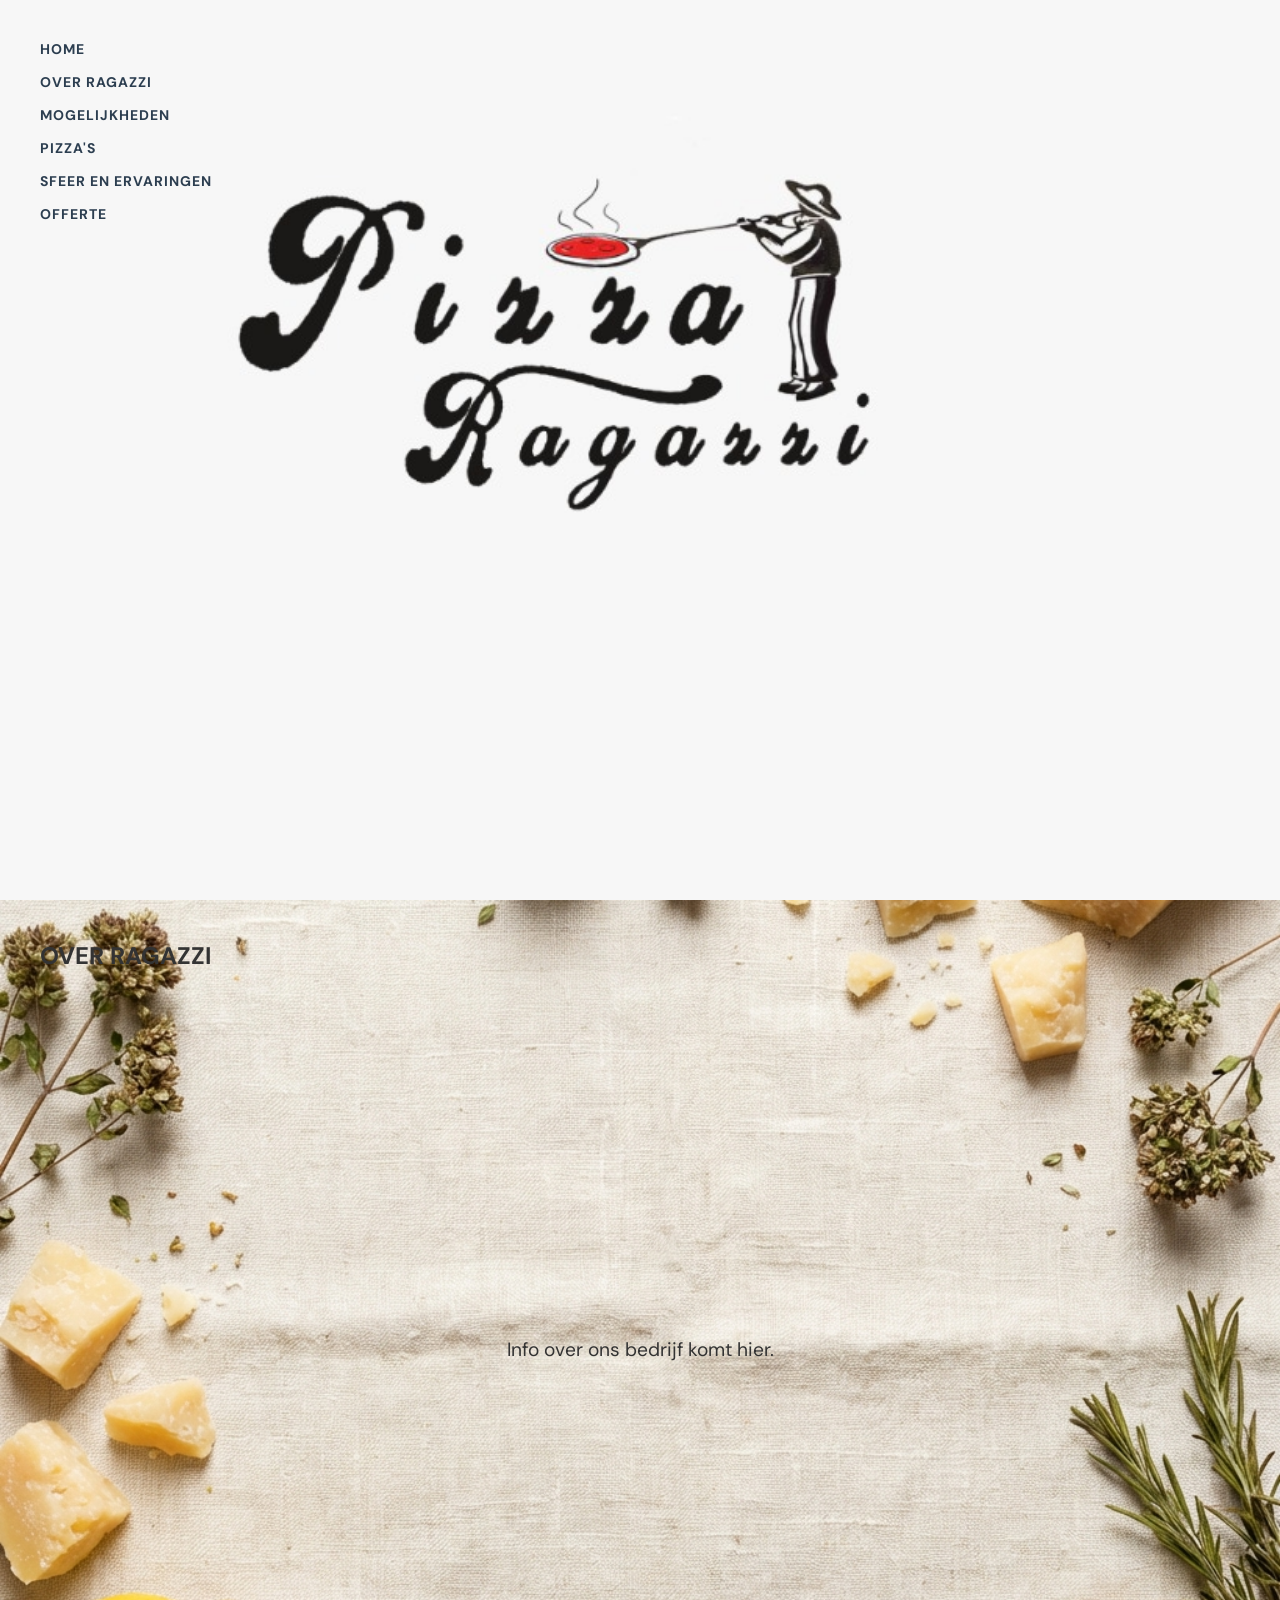
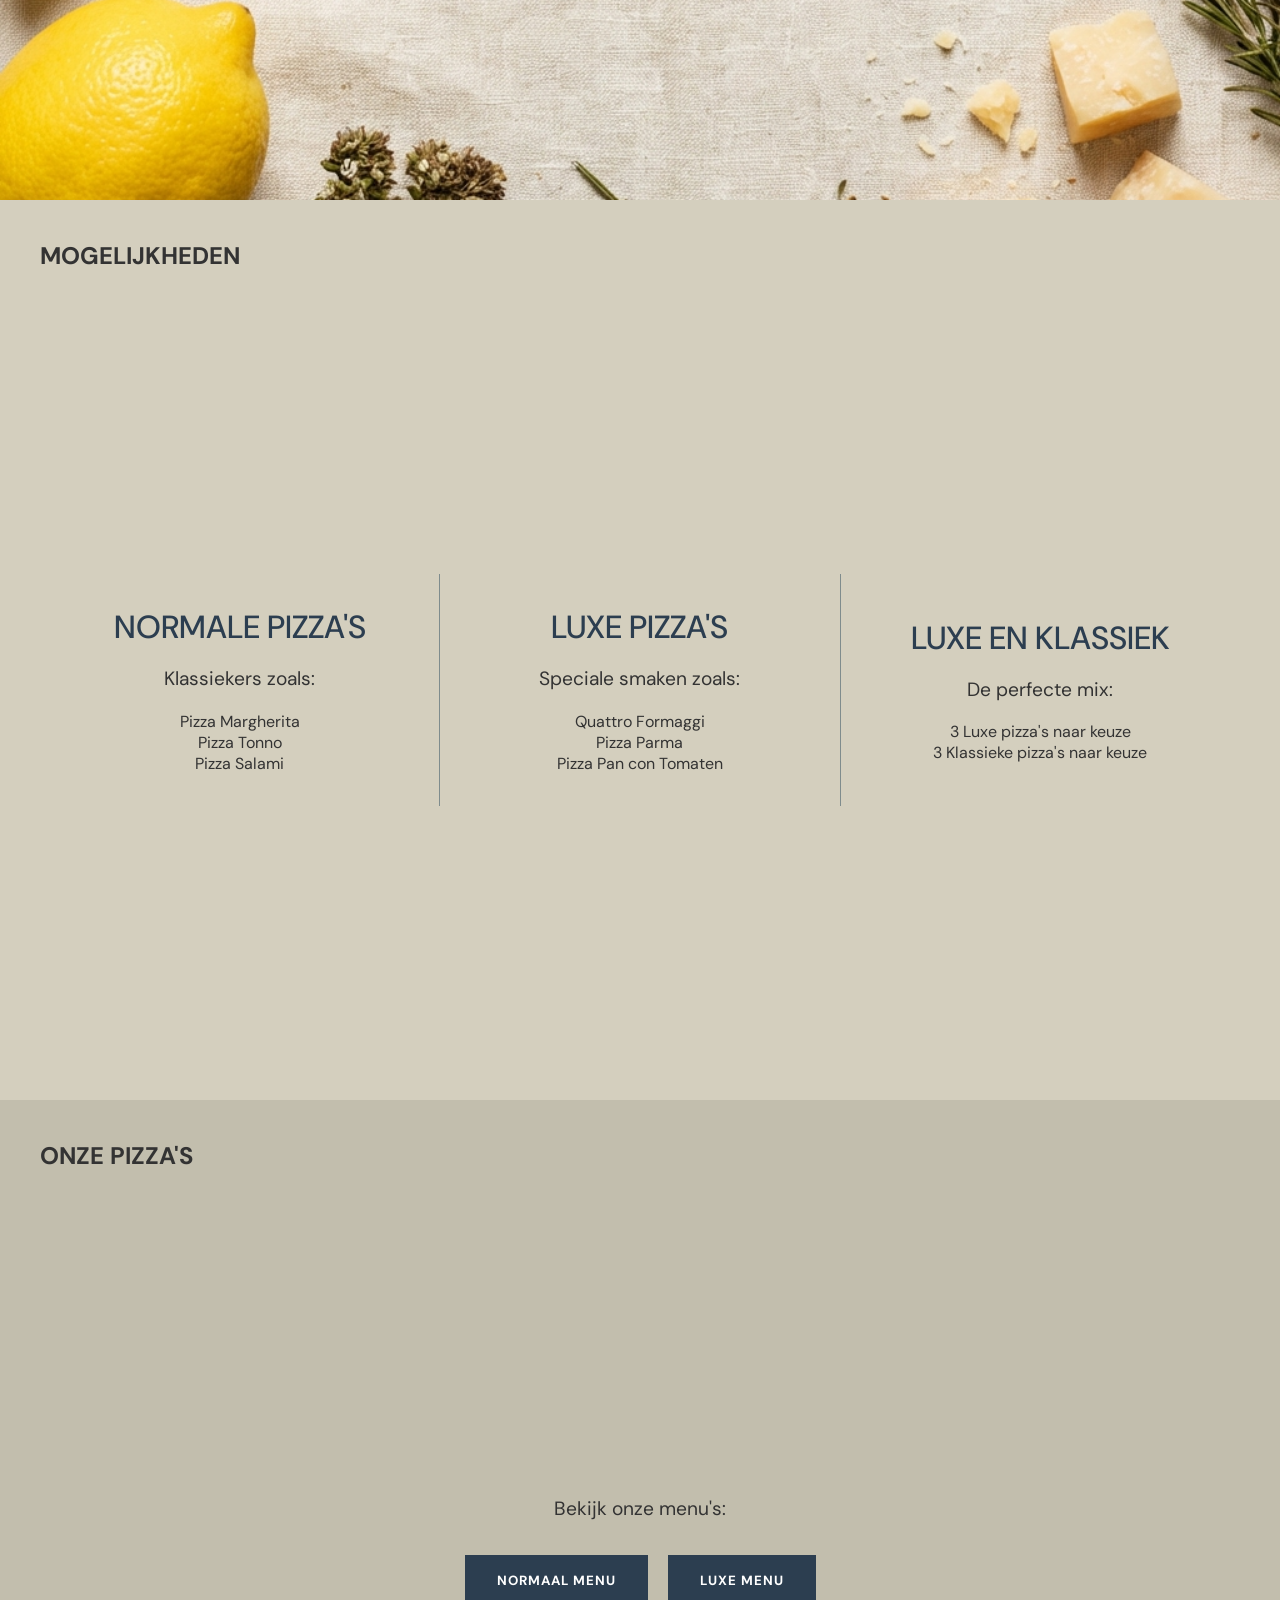
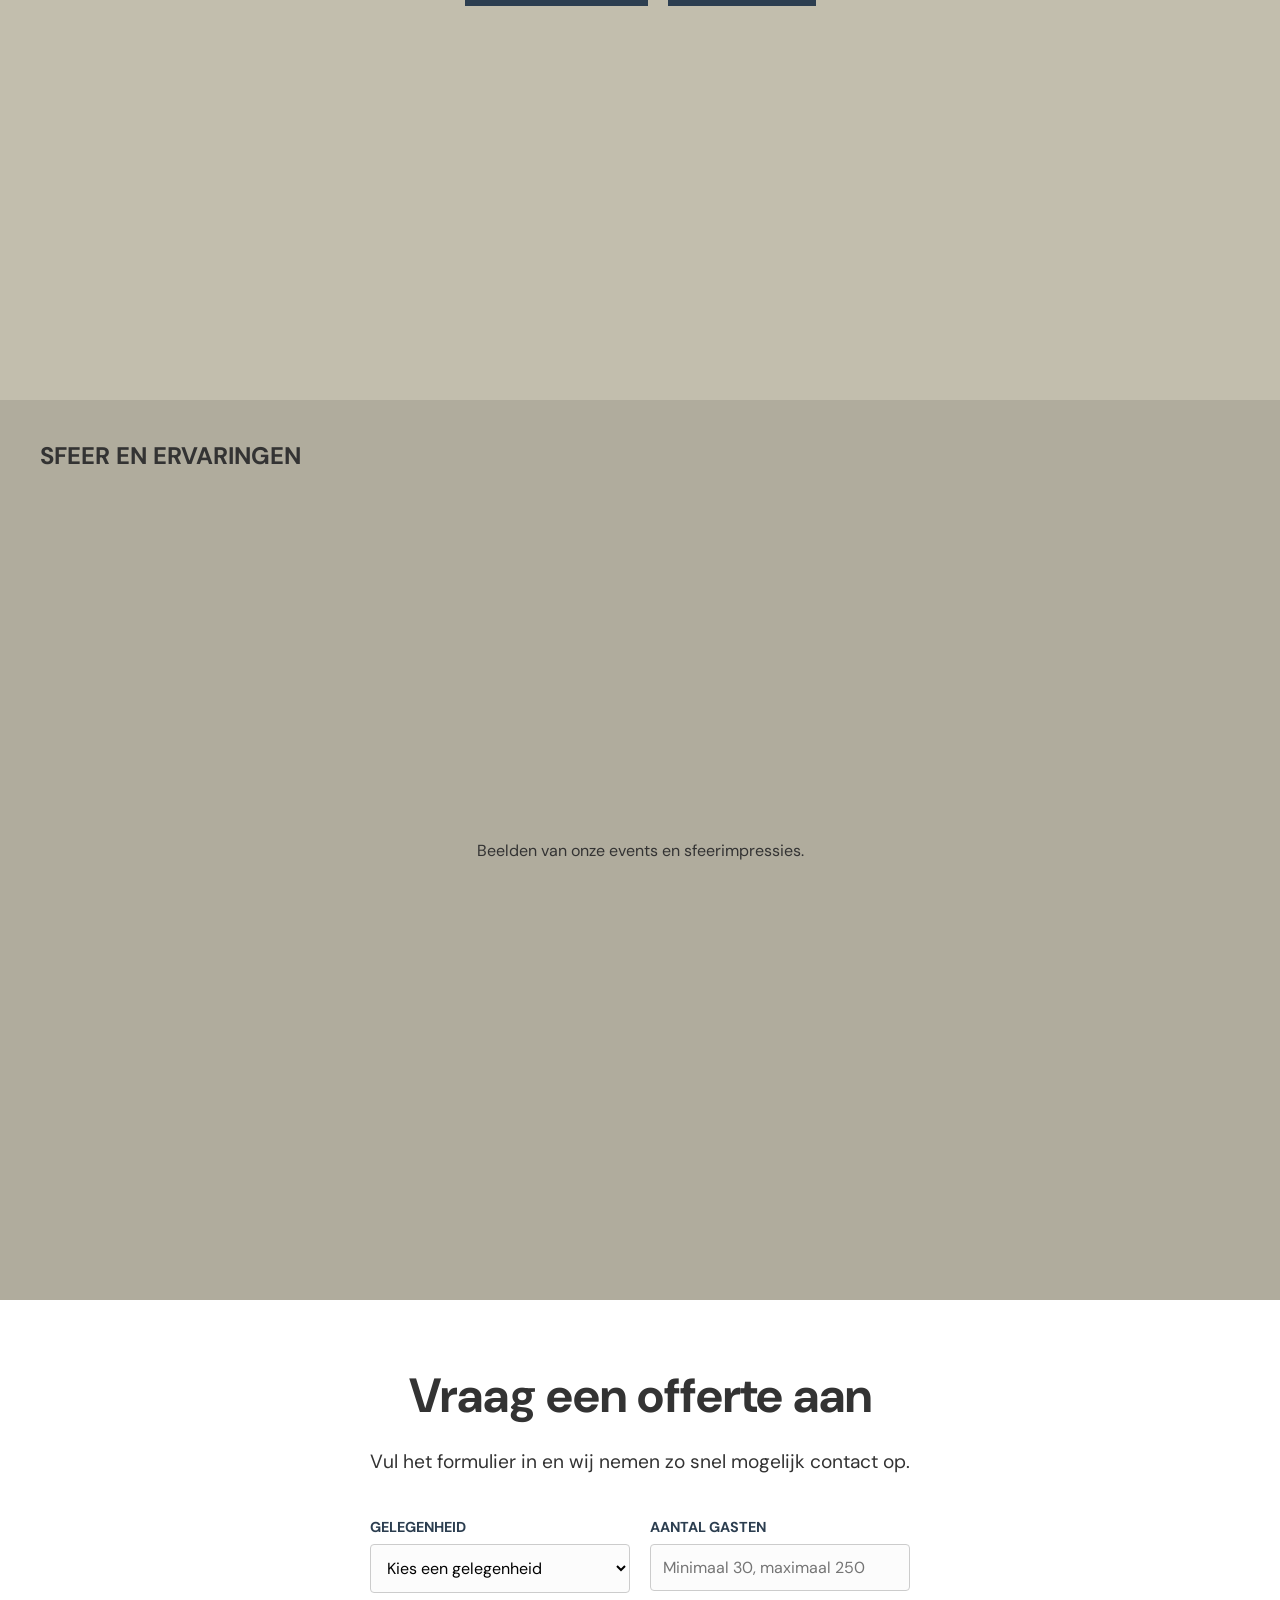
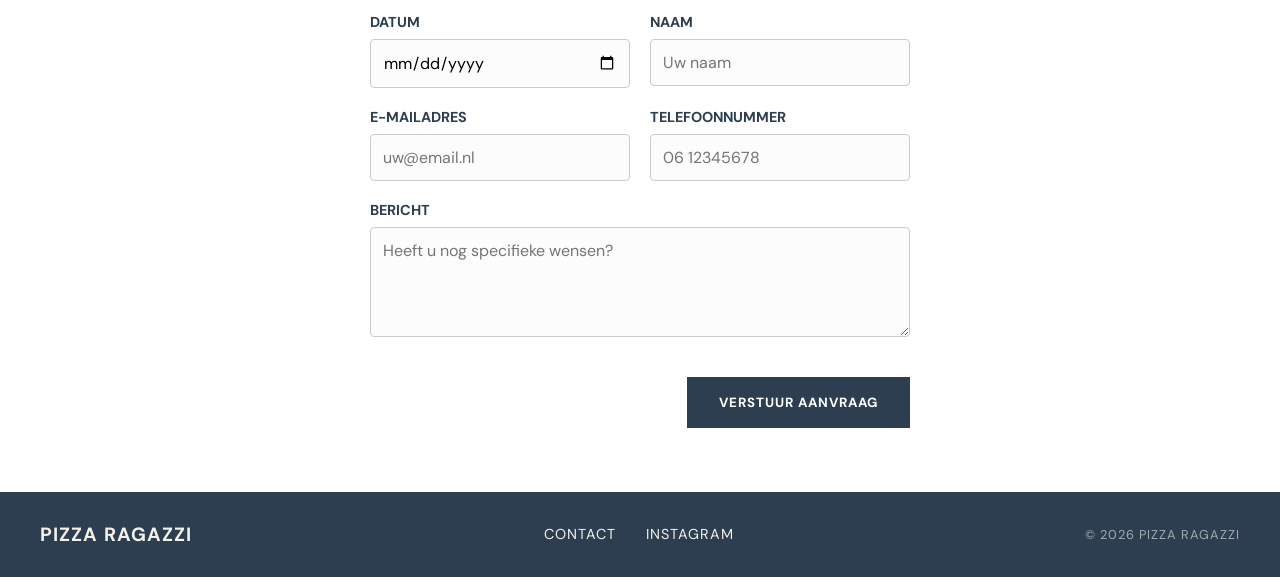
<file: index.html>
<!DOCTYPE html>
<html lang="nl">

<head>
    <meta charset="UTF-8">
    <meta name="viewport" content="width=device-width, initial-scale=1.0">
    <title>Pizza Ragazzi</title>
    <link rel="stylesheet" href="style.css">
    <link rel="preconnect" href="https://fonts.googleapis.com">
    <link rel="preconnect" href="https://fonts.gstatic.com" crossorigin>
    <link href="https://fonts.googleapis.com/css2?family=DM+Sans:opsz,wght@9..40,400;500;700&display=swap"
        rel="stylesheet">
</head>

<body>

    <!-- Vlak 1: Hero Section -->
    <section id="hero" class="vlak">
        <!-- Navigation Buttons Container (Top Left) -->
        <nav class="hero-nav">
            <a href="#hero" class="nav-btn">HOME</a>
            <a href="#about" class="nav-btn">OVER RAGAZZI</a>
            <a href="#pricing" class="nav-btn">MOGELIJKHEDEN</a>
            <a href="#pizzas" class="nav-btn">PIZZA'S</a>
            <a href="#atmosphere" class="nav-btn">SFEER EN ERVARINGEN</a>
            <a href="#offerte" class="nav-btn">OFFERTE</a>
        </nav>

        <!-- Centered Content -->
        <div class="hero-content">
            <!-- Content removed as it is now in the background image -->
        </div>
    </section>

    <!-- Vlak 2: Over Ragazzi -->
    <section id="about" class="vlak">
        <div class="content-wrapper">
            <h2>Over Ragazzi</h2>
            <p>Info over ons bedrijf komt hier.</p>
        </div>
    </section>

    <!-- Vlak 3: Mogelijkheden (Prijzen) -->
    <section id="pricing" class="vlak">
        <h2>Mogelijkheden</h2>
        <div class="pricing-columns">
            <!-- Deel 1: Normale Pizza's -->
            <div class="pricing-col">
                <h3>Normale Pizza's</h3>
                <p>Klassiekers zoals:</p>
                <ul>
                    <li>Pizza Margherita</li>
                    <li>Pizza Tonno</li>
                    <li>Pizza Salami</li>
                </ul>
            </div>

            <!-- Deel 2: Luxe Pizza's -->
            <div class="pricing-col">
                <h3>Luxe Pizza's</h3>
                <p>Speciale smaken zoals:</p>
                <ul>
                    <li>Quattro Formaggi</li>
                    <li>Pizza Parma</li>
                    <li>Pizza Pan con Tomaten</li>
                </ul>
            </div>

            <!-- Deel 3: Luxe en Klassiek -->
            <div class="pricing-col">
                <h3>Luxe en Klassiek</h3>
                <p>De perfecte mix:</p>
                <ul>
                    <li>3 Luxe pizza's naar keuze</li>
                    <li>3 Klassieke pizza's naar keuze</li>
                </ul>
            </div>
        </div>
    </section>

    <!-- Vlak 4: Pizza's -->
    <section id="pizzas" class="vlak">
        <div class="content-wrapper">
            <h2>Onze Pizza's</h2>
            <p>Bekijk onze menu's:</p>
            <div class="menu-buttons">
                <button class="btn-primary">Normaal Menu</button>
                <button class="btn-primary">Luxe Menu</button>
            </div>
        </div>
    </section>

    <!-- Vlak 5: Sfeer en Ervaringen -->
    <section id="atmosphere" class="vlak">
        <div class="content-wrapper">
            <h2>Sfeer en Ervaringen</h2>
            <ps>Beelden van onze events en sfeerimpressies.</p>
        </div>
    </section>

    <!-- Vlak 6: Offerte -->
    <section id="offerte" class="vlak form-container-section">
        <div class="content-wrapper">
            <h2>Vraag een offerte aan</h2>
            <p>Vul het formulier in en wij nemen zo snel mogelijk contact op.</p>

            <form action="#" method="POST" class="ragazzi-form">
                <div class="form-group">
                    <label for="gelegenheid">Gelegenheid</label>
                    <select id="gelegenheid" name="gelegenheid" required>
                        <option value="" disabled selected>Kies een gelegenheid</option>
                        <option value="nieuwjaarsborrel">Nieuwjaarsborrel</option>
                        <option value="lunch">Lunch</option>
                        <option value="borrel">Borrel</option>
                        <option value="feest">Feest</option>
                        <option value="event_dagprogramma">Event met dagprogramma</option>
                        <option value="bruiloft">Bruiloft</option>
                    </select>
                </div>

                <div class="form-group">
                    <label for="aantal_gasten">Aantal gasten</label>
                    <input type="number" id="aantal_gasten" name="aantal_gasten" min="30" max="250"
                        placeholder="Minimaal 30, maximaal 250" required>
                </div>

                <div class="form-group">
                    <label for="datum">Datum</label>
                    <input type="date" id="datum" name="datum">
                </div>

                <div class="form-group">
                    <label for="naam">Naam</label>
                    <input type="text" id="naam" name="naam" placeholder="Uw naam" required>
                </div>

                <div class="form-group">
                    <label for="email">E-mailadres</label>
                    <input type="email" id="email" name="email" placeholder="uw@email.nl" required>
                </div>

                <div class="form-group">
                    <label for="telefoon">Telefoonnummer</label>
                    <input type="tel" id="telefoon" name="telefoon" placeholder="06 12345678">
                </div>

                <div class="form-group full-width">
                    <label for="bericht">Bericht</label>
                    <textarea id="bericht" name="bericht" rows="4"
                        placeholder="Heeft u nog specifieke wensen?"></textarea>
                </div>

                <div class="form-actions">
                    <button type="submit" class="btn-primary">Verstuur Aanvraag</button>
                </div>
            </form>
        </div>
    </section>

    <!-- Footer -->
    <footer class="site-footer">
        <div class="footer-left">
            <span>PIZZA RAGAZZI</span>
        </div>
        <div class="footer-center">
            <a href="mailto:info@pizzaragazzi.nl" class="footer-link">Contact</a>
            <a href="https://www.instagram.com/pizza__ragazzi/" target="_blank" class="footer-link">Instagram</a>
        </div>
        <div class="footer-right">
            <span>&copy; 2026 Pizza Ragazzi</span>
        </div>
    </footer>

</body>

</html>
</file>
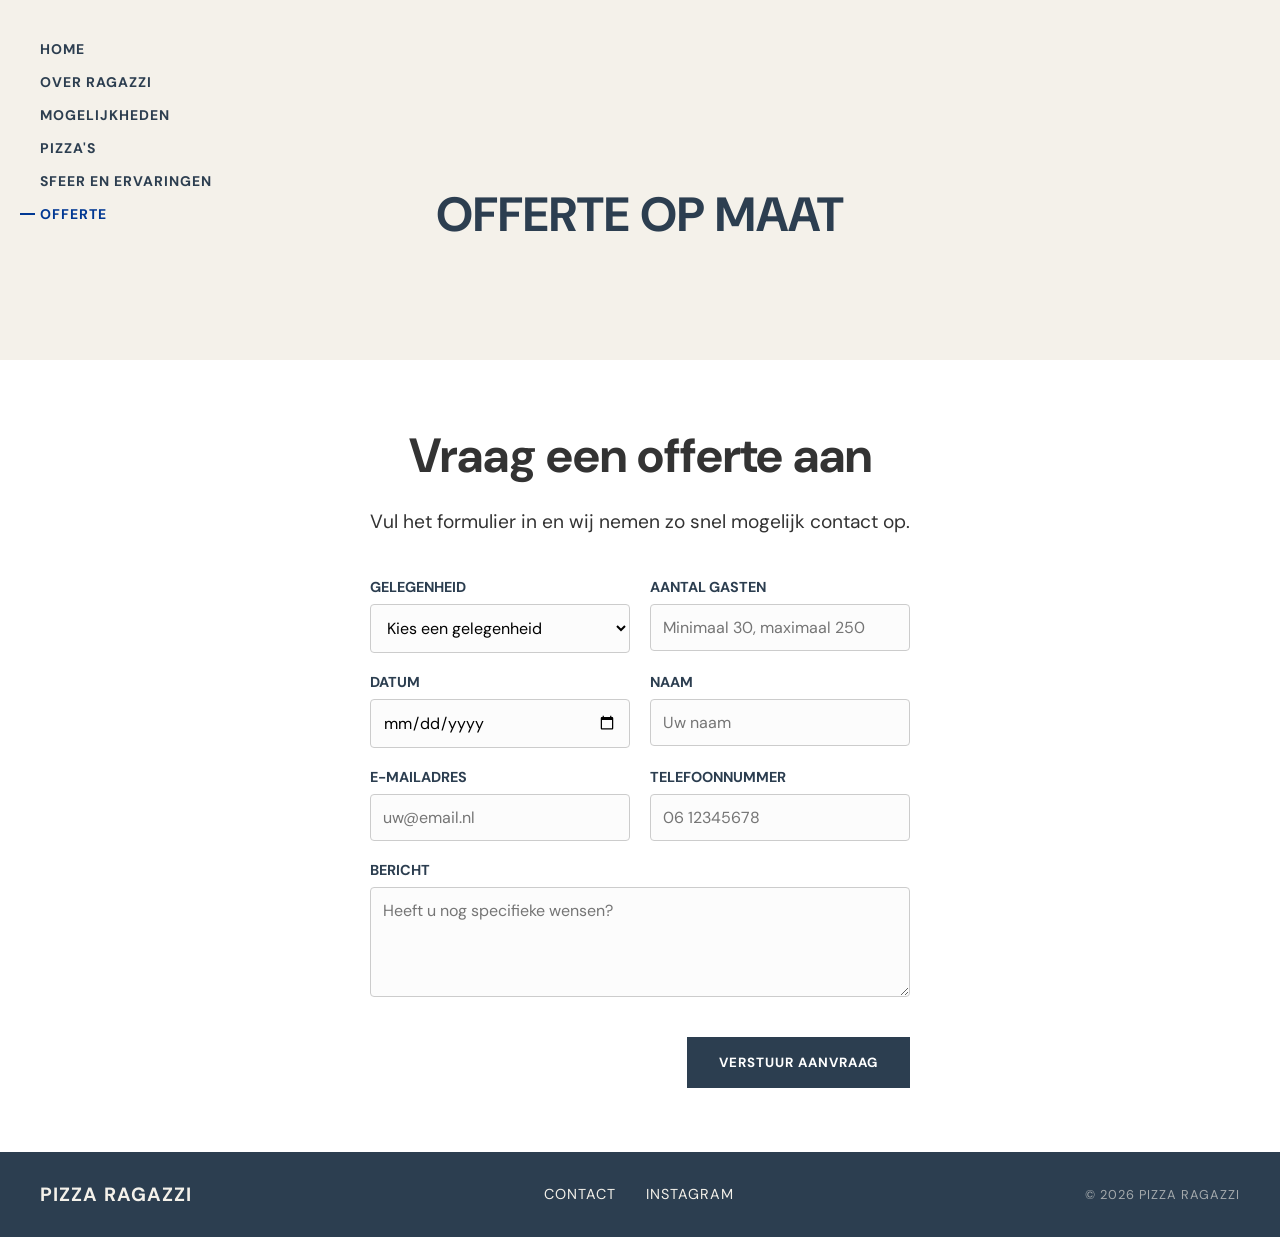
<file: offerte.html>
<!DOCTYPE html>
<html lang="nl">

<head>
    <meta charset="UTF-8">
    <meta name="viewport" content="width=device-width, initial-scale=1.0">
    <title>Offerte Aanvragen - Pizza Ragazzi</title>
    <link rel="stylesheet" href="style.css">
    <link rel="preconnect" href="https://fonts.googleapis.com">
    <link rel="preconnect" href="https://fonts.gstatic.com" crossorigin>
    <link href="https://fonts.googleapis.com/css2?family=DM+Sans:opsz,wght@9..40,400;500;700&display=swap"
        rel="stylesheet">
</head>

<body>

    <!-- Simplified Hero for Subpage -->
    <section id="offerte-hero" class="vlak small-hero">
        <nav class="hero-nav">
            <a href="index.html#hero" class="nav-btn">HOME</a>
            <a href="index.html#about" class="nav-btn">OVER RAGAZZI</a>
            <a href="index.html#pricing" class="nav-btn">MOGELIJKHEDEN</a>
            <a href="index.html#pizzas" class="nav-btn">PIZZA'S</a>
            <a href="index.html#atmosphere" class="nav-btn">SFEER EN ERVARINGEN</a>
            <a href="offerte.html" class="nav-btn active">OFFERTE</a>
        </nav>

        <div class="hero-content">
            <h1>Offerte op Maat</h1>
        </div>
    </section>

    <!-- Offerte Form Section -->
    <section id="offerte-form-section" class="vlak form-container-section">
        <div class="content-wrapper">
            <h2>Vraag een offerte aan</h2>
            <p>Vul het formulier in en wij nemen zo snel mogelijk contact op.</p>

            <form action="#" method="POST" class="ragazzi-form">
                <div class="form-group">
                    <label for="gelegenheid">Gelegenheid</label>
                    <select id="gelegenheid" name="gelegenheid" required>
                        <option value="" disabled selected>Kies een gelegenheid</option>
                        <option value="nieuwjaarsborrel">Nieuwjaarsborrel</option>
                        <option value="lunch">Lunch</option>
                        <option value="borrel">Borrel</option>
                        <option value="feest">Feest</option>
                        <option value="event_dagprogramma">Event met dagprogramma</option>
                        <option value="bruiloft">Bruiloft</option>
                    </select>
                </div>

                <div class="form-group">
                    <label for="aantal_gasten">Aantal gasten</label>
                    <input type="number" id="aantal_gasten" name="aantal_gasten" min="30" max="250"
                        placeholder="Minimaal 30, maximaal 250" required>
                </div>

                <div class="form-group">
                    <label for="datum">Datum</label>
                    <input type="date" id="datum" name="datum">
                </div>

                <div class="form-group">
                    <label for="naam">Naam</label>
                    <input type="text" id="naam" name="naam" placeholder="Uw naam" required>
                </div>

                <div class="form-group">
                    <label for="email">E-mailadres</label>
                    <input type="email" id="email" name="email" placeholder="uw@email.nl" required>
                </div>

                <div class="form-group">
                    <label for="telefoon">Telefoonnummer</label>
                    <input type="tel" id="telefoon" name="telefoon" placeholder="06 12345678">
                </div>

                <div class="form-group full-width">
                    <label for="bericht">Bericht</label>
                    <textarea id="bericht" name="bericht" rows="4"
                        placeholder="Heeft u nog specifieke wensen?"></textarea>
                </div>

                <div class="form-actions">
                    <button type="submit" class="btn-primary">Verstuur Aanvraag</button>
                </div>
            </form>
        </div>
    </section>

    <!-- Footer -->
    <footer class="site-footer">
        <div class="footer-left">
            <span>PIZZA RAGAZZI</span>
        </div>
        <div class="footer-center">
            <a href="mailto:info@pizzaragazzi.nl" class="footer-link">Contact</a>
            <a href="https://www.instagram.com/pizza__ragazzi/" target="_blank" class="footer-link">Instagram</a>
        </div>
        <div class="footer-right">
            <span>&copy; 2026 Pizza Ragazzi</span>
        </div>
    </footer>

</body>

</html>
</file>
<file: style.css>
/* Basic Clean Reset */
* {
    margin: 0;
    padding: 0;
    box-sizing: border-box;
}

html {
    scroll-behavior: smooth;
    font-family: 'DM Sans', sans-serif;
}

body {
    width: 100%;
    overflow-x: hidden;
    background-color: #f4f1ea;
    /* Light cream base */
    color: #333;
}

/* Common Section Styles (Vlakken) */
.vlak {
    width: 100%;
    min-height: 100vh;
    /* Full viewport height */
    position: relative;
    display: flex;
    justify-content: center;
    align-items: center;
    padding: 2rem;
}

.content-wrapper {
    max-width: 800px;
    text-align: center;
}

/* Vlak 1: Hero specific */
#hero {
    background-image: url('background.jpg');
    background-size: cover;
    background-position: center;
    background-repeat: no-repeat;
    /* content is removed so color matters less, but nav needs to be visible */
    /* Ensuring nav is positioned relative to this */
}

/* Navigation - Floating Top Left in Hero */
.hero-nav {
    position: absolute;
    top: 40px;
    left: 40px;
    display: flex;
    flex-direction: column;
    gap: 15px;
    z-index: 10;
}

.nav-btn {
    text-decoration: none;
    color: #2c3e50;
    text-transform: uppercase;
    font-weight: 700;
    font-size: 14px;
    letter-spacing: 1px;
    background: transparent;
    border: none;
    text-align: left;
    transition: color 0.3s ease;
    cursor: pointer;
    position: relative;
    /* Needed for positioning the dash */
}

/* The "Streepje" (Dash) */
.nav-btn::before {
    content: '';
    position: absolute;
    left: -25px;
    /* Start slightly further out */
    top: 50%;
    transform: translateY(-50%);
    width: 15px;
    height: 2px;
    background-color: #003893;
    /* Napolitaans Blauw */
    opacity: 0;
    transition: opacity 0.3s ease, left 0.3s ease;
}

.nav-btn:hover {
    color: #003893;
    /* Optional: also color the text for better feedback */
    opacity: 1;
}

.nav-btn:hover::before {
    opacity: 1;
    left: -20px;
    /* Slide in slightly */
}

/* Logo styling */
.logo-placeholder {
    font-size: 4rem;
    font-weight: 700;
    letter-spacing: -2px;
    margin-bottom: 20px;
}

/* Vlak 2: Over Ragazzi */
#about {
    background-color: #e6e2d3;
    /* Fallback */
    background-image: url('over_ragazzi_props.png');
    background-size: cover;
    background-position: center;
    background-repeat: no-repeat;
}

/* Vlak 3: Mogelijkheden */
#pricing {
    background-color: #d4cfbe;
}

/* Specific styling for headings in Vlak 2, 3, 4, 5 and Offerte to be top-left and smaller */
#about h2,
#pricing h2,
#pizzas h2,
#atmosphere h2 {
    position: absolute;
    top: 40px;
    left: 40px;
    font-size: 1.5rem;
    /* Smaller than the default 3rem */
    margin: 0;
    text-transform: uppercase;
    /* Optional: adds a cleaner look like the nav */
}

/* Vlak 4: Pizza's */
#pizzas {
    background-color: #c2bead;
}

/* Vlak 5: Sfeer en Ervaringen */
#atmosphere {
    background-color: #b0ac9d;
    /* Another tone in the same palette */
}

/* Typography placeholders */
h2 {
    font-size: 3rem;
    margin-bottom: 20px;
}

p {
    font-size: 1.2rem;
    max-width: 600px;
    margin: 0 auto;
    line-height: 1.6;
}

/* Pricing Section Columns */
.pricing-columns {
    display: flex;
    justify-content: center;
    align-items: center;
    /* or flex-start if content varies height */
    width: 100%;
    max-width: 1200px;
    height: 100%;
    /* Take full height of the section */
    padding-top: 80px;
    /* Space for the top-left heading */
}

.pricing-col {
    flex: 1;
    display: flex;
    flex-direction: column;
    align-items: center;
    justify-content: center;
    height: 60%;
    /* Visual contain within the fullscreen section */
    text-align: center;
    padding: 2rem;
    border-right: 1px solid #7f8c8d;
    /* Divider Line */
}

/* Remove border from last column */
.pricing-col:last-child {
    border-right: none;
}

.pricing-col h3 {
    font-size: 2rem;
    margin-bottom: 1rem;
    color: #2c3e50;
    text-transform: uppercase;
    font-weight: 500;
}

.pricing-col ul {
    list-style: none;
    padding: 0;
    margin-top: 1rem;
}

/* Footer */
.site-footer {
    background-color: #2c3e50;
    /* Dark contrast color */
    color: #f4f1ea;
    /* Light text */
    padding: 30px 40px;
    display: flex;
    justify-content: space-between;
    align-items: center;
    font-size: 0.9rem;
    letter-spacing: 1px;
    text-transform: uppercase;
    width: 100%;
}

.footer-left span {
    font-weight: 700;
    font-size: 1.2rem;
}

.footer-center {
    display: flex;
    gap: 30px;
}

.footer-link {
    color: #f4f1ea;
    text-decoration: none;
    transition: opacity 0.3s ease;
}

.footer-link:hover {
    opacity: 0.7;
}

.footer-right {
    opacity: 0.6;
    font-size: 0.8rem;
}

/* Menu Buttons in Pizza Section */
.menu-buttons {
    display: flex;
    gap: 20px;
    justify-content: center;
    margin-top: 30px;
}

.btn-primary {
    background-color: #2c3e50;
    color: white;
    padding: 15px 30px;
    border: 2px solid #2c3e50;
    font-family: 'DM Sans', sans-serif;
    font-weight: 700;
    text-transform: uppercase;
    letter-spacing: 1px;
    cursor: pointer;
    transition: all 0.3s ease;
}

.btn-primary:hover {
    background-color: transparent;
    color: #2c3e50;
}

/* --- Offerte Page Styles --- */

/* Small Hero for Subpages */
.small-hero {
    min-height: 40vh;
    /* Shorter than main hero */
    background-color: #f4f1ea;
    align-items: center;
    padding-top: 100px;
    /* Space for nav */
}

.small-hero .hero-content h1 {
    font-size: 3rem;
    color: #2c3e50;
    text-transform: uppercase;
}

/* Form Container */
.form-container-section {
    min-height: auto;
    padding: 4rem 2rem;
    background-color: #fff;
    /* White background for form readability */
    align-items: flex-start;
    /* Default was center */
}

.ragazzi-form {
    display: grid;
    grid-template-columns: 1fr 1fr;
    /* Two columns */
    gap: 20px;
    margin-top: 40px;
    text-align: left;
    width: 100%;
    max-width: 800px;
}

.form-group {
    display: flex;
    flex-direction: column;
    gap: 8px;
}

.form-group.full-width {
    grid-column: span 2;
}

.form-group label {
    font-weight: 700;
    font-size: 0.9rem;
    color: #2c3e50;
    text-transform: uppercase;
}

.form-group input,
.form-group select,
.form-group textarea {
    padding: 12px;
    border: 1px solid #ccc;
    border-radius: 4px;
    /* Slight roundness or 0 for sharp */
    font-family: 'DM Sans', sans-serif;
    font-size: 1rem;
    background-color: #fcfcfc;
}

.form-group input:focus,
.form-group select:focus,
.form-group textarea:focus {
    outline: none;
    border-color: #003893;
    /* Napolitaans Blauw */
    background-color: #fff;
}

.form-actions {
    grid-column: span 2;
    display: flex;
    justify-content: flex-end;
    margin-top: 20px;
}

/* Active Nav State */
.nav-btn.active {
    color: #003893;
    opacity: 1;
}

.nav-btn.active::before {
    opacity: 1;
    left: -20px;
}
</file>
